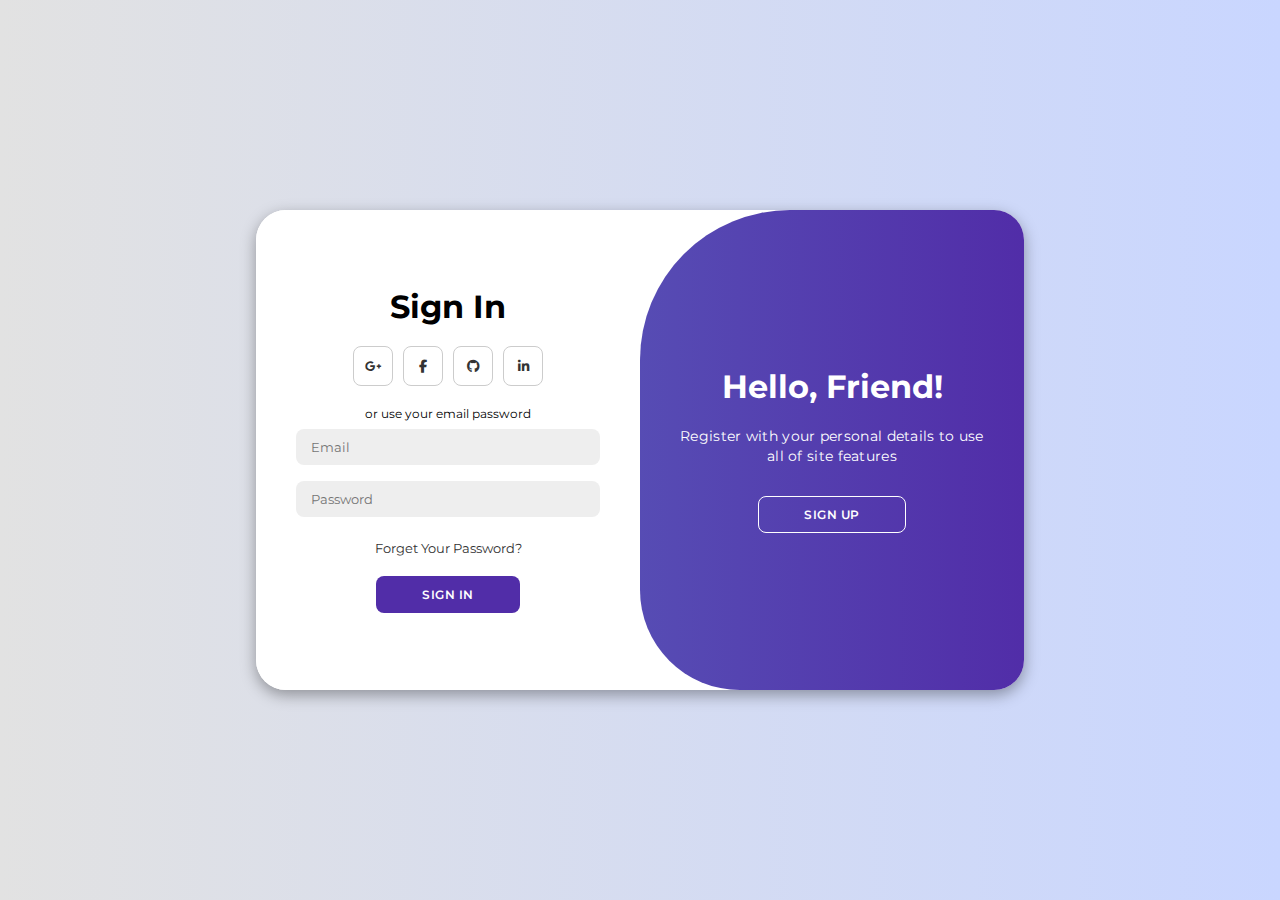
<file: Modern-Login/index.html>
<!DOCTYPE html>
<html lang="en">
<head>
    <meta charset="UTF-8">
    <meta name="viewport" content="width=device-width, initial-scale=1.0">
    <link rel="stylesheet" href="https://cdnjs.cloudflare.com/ajax/libs/font-awesome/6.4.2/css/all.min.css">
    <link rel="stylesheet" href="style.css">
    <title>Modern Login Page | AsmrProg</title>
</head>
<body>
    <div class="container" id="container">
        <div class="form-container sign-up">
            <form>
                <h1>Create Account</h1>
                <div class="social-icons">
                    <a href="#" class="icon"><i class="fa-brands fa-google-plus-g"></i></a>
                    <a href="#" class="icon"><i class="fa-brands fa-facebook-f"></i></a>
                    <a href="#" class="icon"><i class="fa-brands fa-github"></i></a>
                    <a href="#" class="icon"><i class="fa-brands fa-linkedin-in"></i></a>
                </div>
                <span>or use your email for registeration</span>
                <input type="text" placeholder="Name">
                <input type="email" placeholder="Email">
                <input type="password" placeholder="Password">
                <button>Sign Up</button>
            </form>
        </div>
        <div class="form-container sign-in">
            <form>
                <h1>Sign In</h1>
                <div class="social-icons">
                    <a href="#" class="icon"><i class="fa-brands fa-google-plus-g"></i></a>
                    <a href="#" class="icon"><i class="fa-brands fa-facebook-f"></i></a>
                    <a href="#" class="icon"><i class="fa-brands fa-github"></i></a>
                    <a href="#" class="icon"><i class="fa-brands fa-linkedin-in"></i></a>
                </div>
                <span>or use your email password</span>
                <input type="email" placeholder="Email">
                <input type="password" placeholder="Password">
                <a href="#">Forget Your Password?</a>
                <button>Sign In</button>
            </form>
        </div>
        <div class="toggle-container">
            <div class="toggle">
                <div class="toggle-panel toggle-left">
                    <h1>Welcome Back!</h1>
                    <p>Enter your personal details to use all of site features</p>
                    <button class="hidden" id="login">Sign In</button>
                </div>
                <div class="toggle-panel toggle-right">
                    <h1>Hello, Friend!</h1>
                    <p>Register with your personal details to use all of site features</p>
                    <button class="hidden" id="register">Sign Up</button>
                </div>
            </div>
        </div>
    </div>

    <script src="script.js"></script>
</body>

</html>
</file>
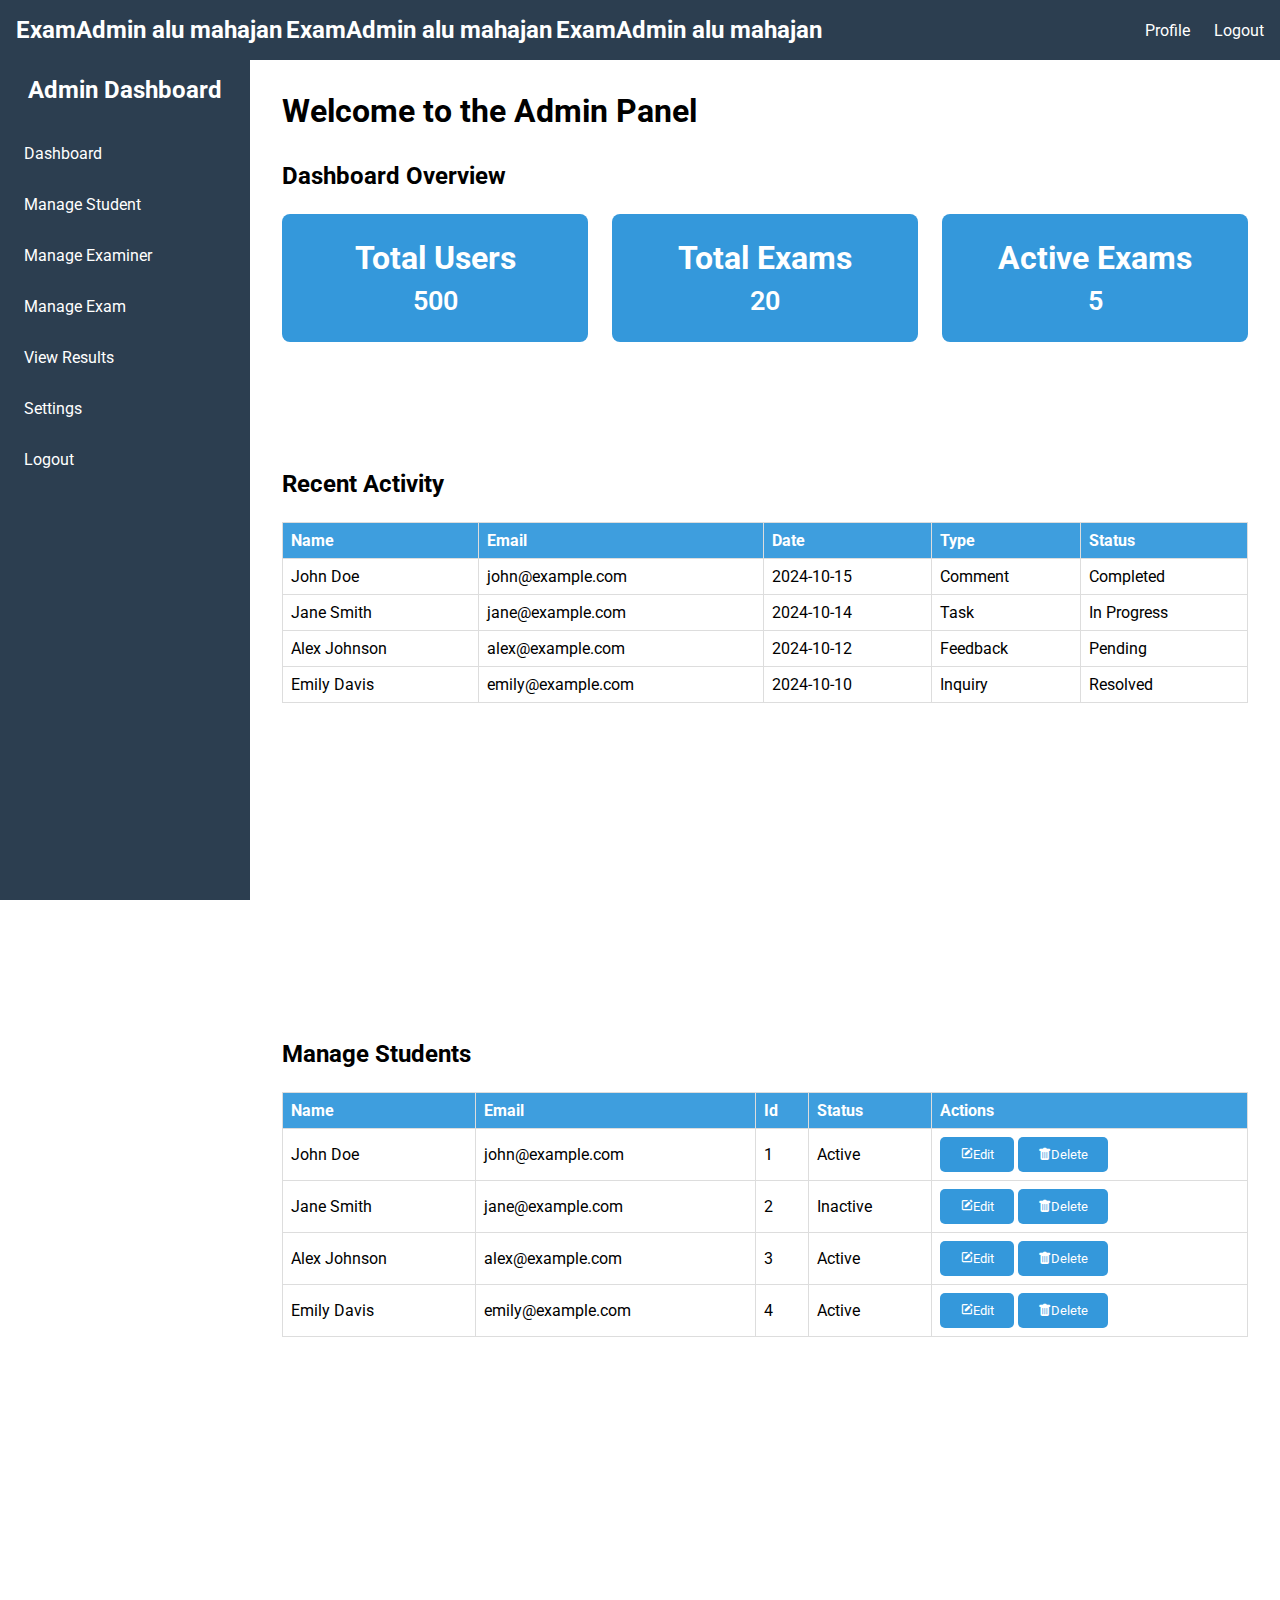
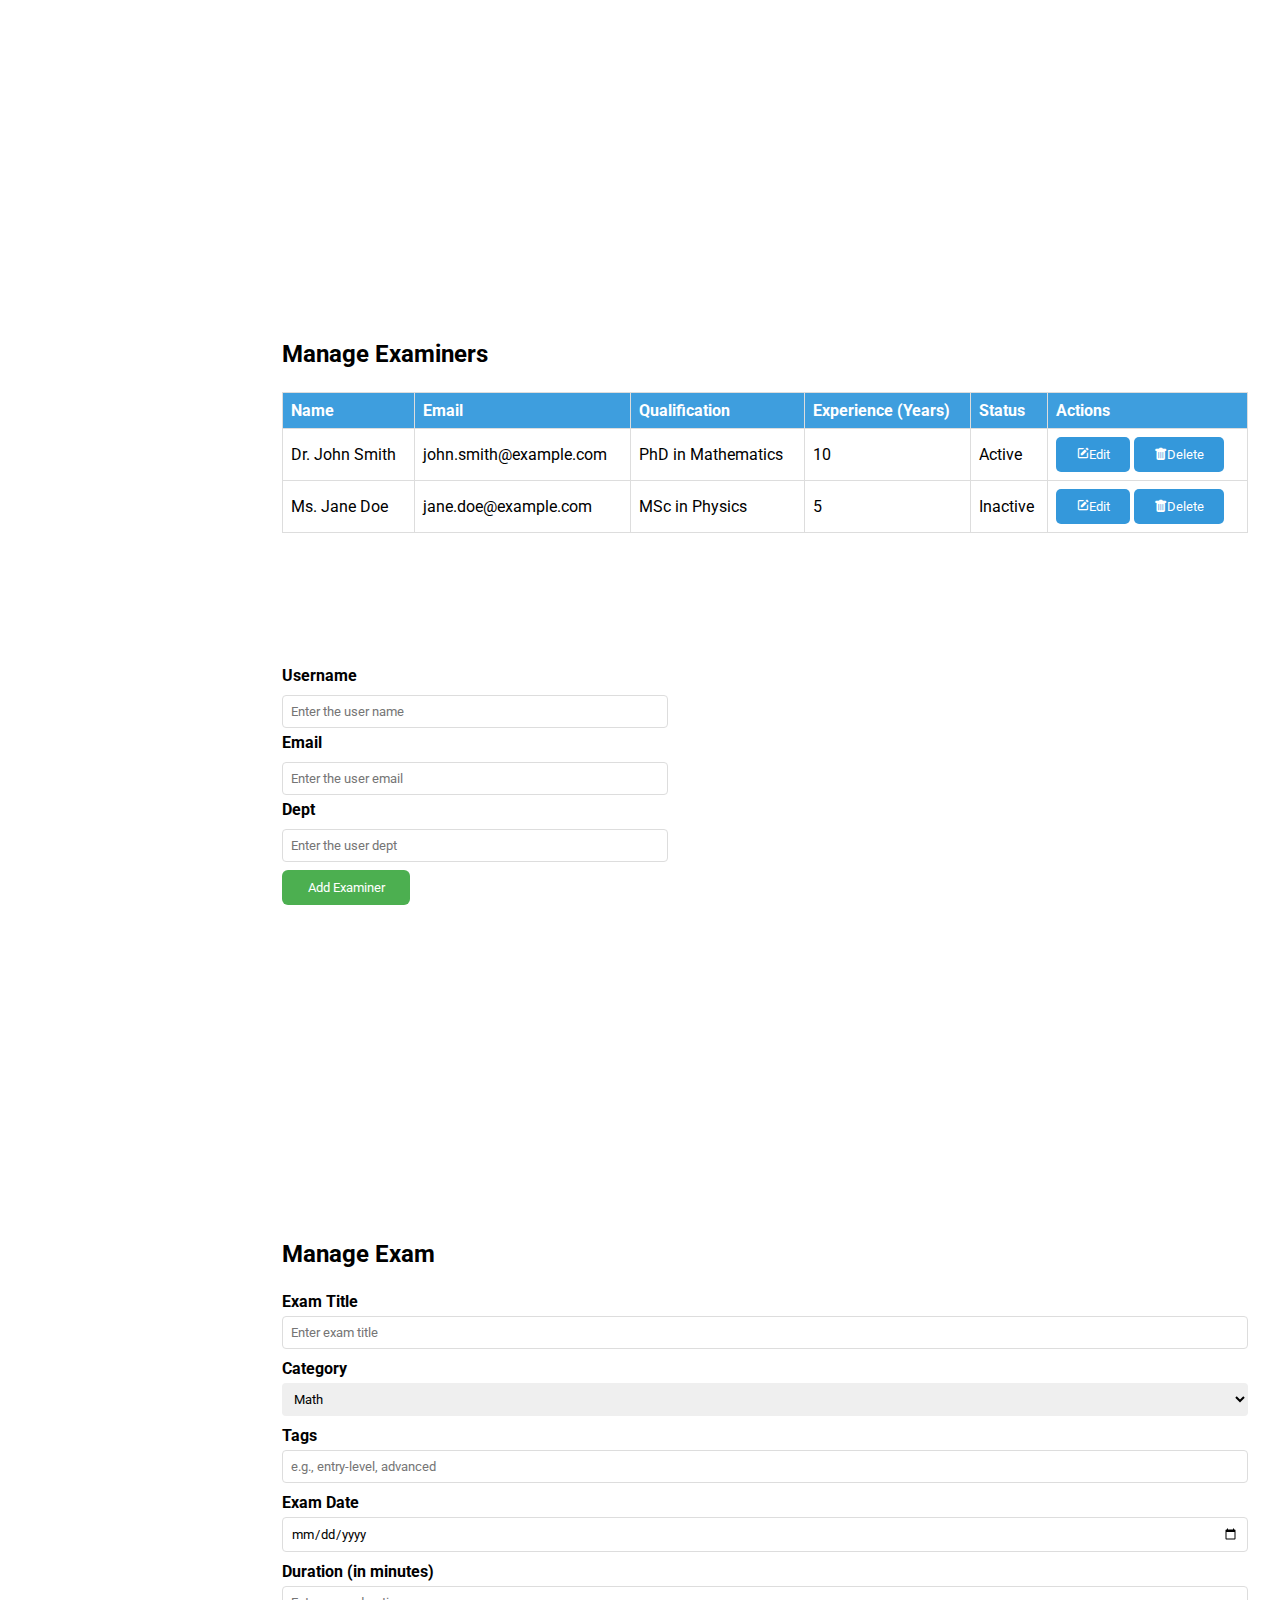
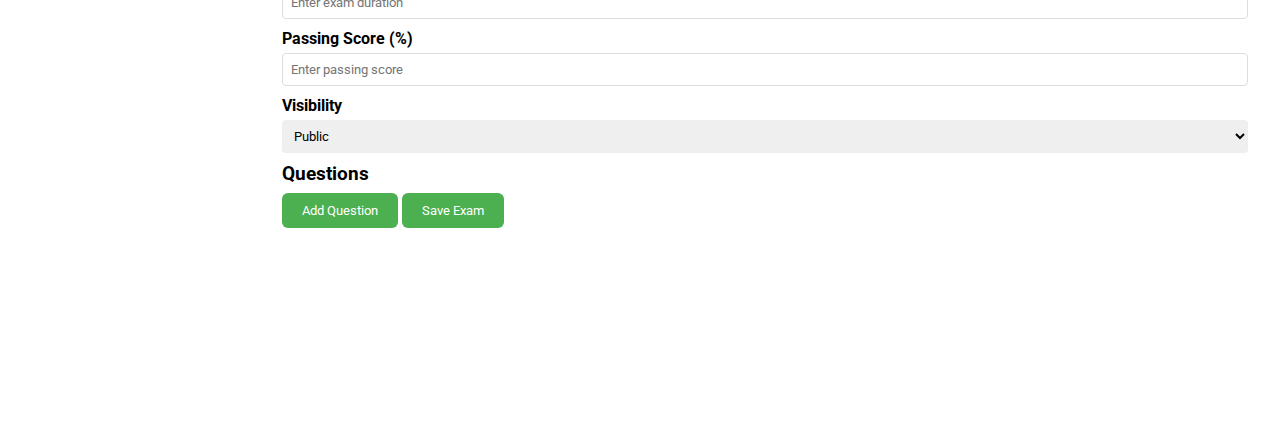
<file: Admin Dashboard/admin.html>
<!DOCTYPE html>
<html lang="en">
<head>
    <meta charset="UTF-8">
    <meta name="viewport" content="width=device-width, initial-scale=1.0">
    <title>ExamNex Admin</title>
    <link rel="stylesheet" href="style.css">
    <link rel="stylesheet" href="https://cdn.jsdelivr.net/npm/bootstrap-icons@1.11.3/font/bootstrap-icons.min.css">
    <link href='https://unpkg.com/boxicons@2.1.4/css/boxicons.min.css' rel='stylesheet'>
</head>
<body>
    
         
  <nav class="top-navbar">
    <div class="logo">
        <a href="#">ExamAdmin alu mahajan</a>
        <a href="#">ExamAdmin alu mahajan</a>
        <a href="#">ExamAdmin alu mahajan</a>
    </div>
    <ul class="nav-links">
      <li><a href="#profile">Profile</a></li>
      <li><a href="#logout">Logout</a></li>
    </ul>
  </nav>

 
  <div class="sidebar">
    <h2>Admin Dashboard</h2>
    <ul>
      <li><a href="#dashboard">Dashboard</a></li>
      <li><a href="#manage-student">Manage Student</a></li>
      <li><a href="#manage-examiner">Manage Examiner</a></li>
      <li><a href="#manage-exam">Manage Exam</a></li>
      <li><a href="#view-results">View Results</a></li>
      <li><a href="#settings">Settings</a></li>
      <li><a href="#logout">Logout</a></li>
    </ul>
  </div>

 
  <section id="dashboard" class="dashboard">
   <div class="main-content">
    <header>
      <h1>Welcome to the Admin Panel</h1>
    </header>

      <h2>Dashboard Overview</h2>
      <div class="cards">
        <div class="card">
          <h3>Total Users</h3>
          <p> 500</p>
        </div>
        <div class="card">
          <h3>Total Exams</h3>
          <p> 20</p>
        </div>
        <div class="card">
          <h3>Active Exams</h3>
          <p> 5</p>
        </div>
      </div>
      <div class="activity">
        <h2>Recent Activity</h2>
        <table>
            <thead>
                <tr>
                    <th>Name</th>
                    <th>Email</th>
                    <th>Date</th>
                    <th>Type</th>
                    <th>Status</th>
                </tr>
            </thead>
            <tbody>
                <tr>
                    <td>John Doe</td>
                    <td>john@example.com</td>
                    <td>2024-10-15</td>
                    <td>Comment</td>
                    <td>Completed</td>
                </tr>
                <tr>
                    <td>Jane Smith</td>
                    <td>jane@example.com</td>
                    <td>2024-10-14</td>
                    <td>Task</td>
                    <td>In Progress</td>
                </tr>
                <tr>
                    <td>Alex Johnson</td>
                    <td>alex@example.com</td>
                    <td>2024-10-12</td>
                    <td>Feedback</td>
                    <td>Pending</td>
                </tr>
                <tr>
                    <td>Emily Davis</td>
                    <td>emily@example.com</td>
                    <td>2024-10-10</td>
                    <td>Inquiry</td>
                    <td>Resolved</td>
                </tr>
            </tbody>
        </table>
    </div>
</div> 
</section>
<section id="manage-student">
 <div class="main-content">
    <h2>Manage Students</h2>
    <table>
        <thead>
            <tr>
                <th>Name</th>
                <th>Email</th>
                <th>Id</th>
                <th>Status</th>
                <th>Actions</th>
            </tr>
        </thead>
        <tbody>
            <tr>
                <td>John Doe</td>
                <td>john@example.com</td>
                <td>1</td>
                <td>Active</td>
                <td>
                    <button class="btn"><i class='bx bxs-edit'></i>Edit</button>
                    <button class="btn"><i class="bi bi-trash-fill"></i>Delete</button>
                </td>
            </tr>
            <tr>
                <td>Jane Smith</td>
                <td>jane@example.com</td>
                <td>2</td>
                <td>Inactive</td>
                <td>
                    <button class="btn"><i class='bx bxs-edit'></i>Edit</button>
                    <button class="btn"><i class="bi bi-trash-fill"></i>Delete</button>
                </td>
            </tr>
            <tr>
                <td>Alex Johnson</td>
                <td>alex@example.com</td>
                <td>3</td>
                <td>Active</td>
                <td>
                    <button class="btn"><i class='bx bxs-edit'></i>Edit</button>
                    <button class="btn"><i class="bi bi-trash-fill"></i>Delete</button>
                </td>
            </tr>
            <tr>
                <td>Emily Davis</td>
                <td>emily@example.com</td>
                <td>4</td>
                <td>Active</td>
                <td>
                    <button class="btn"><i class='bx bxs-edit'></i>Edit</button>
                    <button class="btn"><i class="bi bi-trash-fill"></i>Delete</button>
                </td>
            </tr>
        </tbody>
    </table>
</div> 
</section>
<section id="manage-examiner">
 <div class="main-content">
    <h2>Manage Examiners</h2>

    <table>
        <thead>
            <tr>
                <th>Name</th>
                <th>Email</th>
                <th>Qualification</th>
                <th>Experience (Years)</th>
                <th>Status</th>
                <th>Actions</th>
            </tr>
        </thead>
        <tbody id="examinerTableBody">
            <tr>
                <td>Dr. John Smith</td>
                <td>john.smith@example.com</td>
                <td>PhD in Mathematics</td>
                <td>10</td>
                <td>Active</td>
                <td>
                    <button class="btn" ><i class='bx bxs-edit'></i>Edit</button>
                    <button class="btn"><i class="bi bi-trash-fill"></i>Delete</button>
                </td>
            </tr>
            <tr>
                <td>Ms. Jane Doe</td>
                <td>jane.doe@example.com</td>
                <td>MSc in Physics</td>
                <td>5</td>
                <td>Inactive</td>
                <td>
                    <button class="btn"><i class='bx bxs-edit'></i>Edit</button>
                    <button class="btn"><i class="bi bi-trash-fill"></i>Delete</button>
                </td>
            </tr>
        </tbody>
    </table>  
    <div class="add-teacher">
        <label for="username">Username</label> <input type="text" placeholder="Enter the user name"> 
        <label for="enter your email">Email</label><input type="text" placeholder="Enter the user email"> 
        <label for="enter your dept">Dept</label> <input type="text" placeholder="Enter the user dept"> 
        <button type="submit" class="add-examiner-btn">Add Examiner</button>
</div>
   
</div>
</section>
<section id="manage-exam">
    <div class="main-content">
            <h2>Manage Exam</h2>
        
           
            <div class="form-group">
                <label for="examTitle">Exam Title</label>
                <input type="text" id="examTitle" placeholder="Enter exam title">
            </div>
        
            <div class="form-group">
                <label for="examCategory">Category</label>
                <select id="examCategory">
                    <option value="math">Math</option>
                    <option value="science">Science</option>
                    <option value="programming">Programming</option>
                   
                </select>
            </div>
        
            <div class="form-group">
                <label for="examTags">Tags</label>
                <input type="text" id="examTags" placeholder="e.g., entry-level, advanced">
            </div>
        
            <div class="form-group">
                <label for="examDate">Exam Date</label>
                <input type="date" id="examDate">
            </div>
        
            <div class="form-group">
                <label for="examDuration">Duration (in minutes)</label>
                <input type="number" id="examDuration" placeholder="Enter exam duration">
            </div>
        
            <div class="form-group">
                <label for="passingScore">Passing Score (%)</label>
                <input type="number" id="passingScore" placeholder="Enter passing score">
            </div>
        
           
            <div class="form-group">
                <label for="visibility">Visibility</label>
                <select id="visibility">
                    <option value="public">Public</option>
                    <option value="private">Private</option>
                    <option value="restricted">Restricted</option>
                </select>
            </div>
        
           
            <h3>Questions</h3>
            <div id="questionsContainer"></div>
            <button class="add-question-btn" >Add Question</button>
             <button class="save-exam-btn">Save Exam</button>
        
        
    </div>
</section>

</body>
</html>
</file>
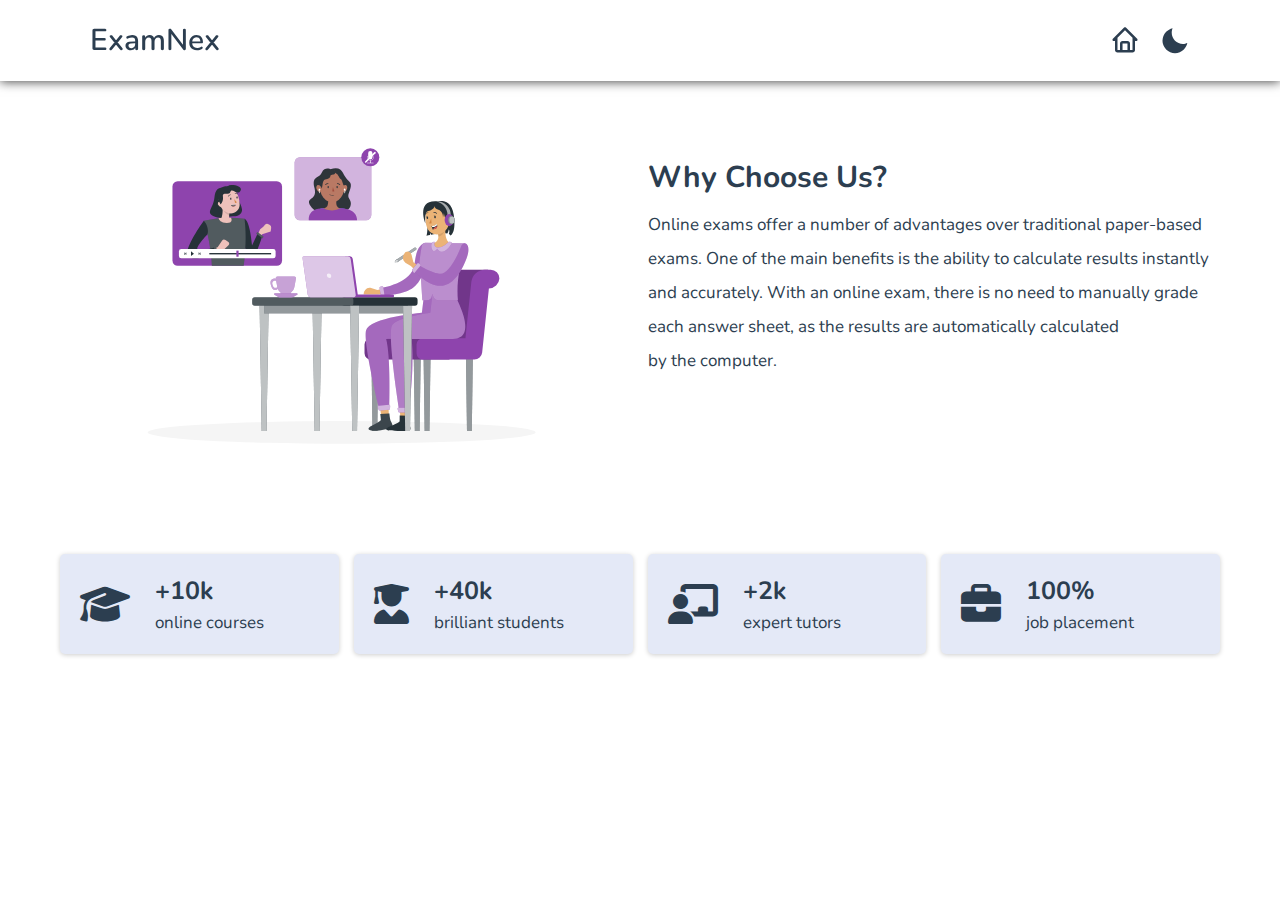
<file: Dashboard/about.html>
<!DOCTYPE html>
<html lang="en">
<head>
    <meta charset="UTF-8">
    <link rel="shortcut icon" type="x-icon" href="logo-removebg-preview1.png">
    <meta name="viewport" content="width=device-width, initial-scale=1.0">
    <title>About</title>
    <link rel="stylesheet" href="https://cdnjs.cloudflare.com/ajax/libs/font-awesome/6.1.2/css/all.min.css">
    <style>

@import url('https://fonts.googleapis.com/css2?family=Nunito:wght@200;300;400;500;600;700&display=swap');

:root{
    --shadow-color: rgba(0, 0, 0, .2);
    --body-color: #e4e9f7;
   --black:#2c3e50;
   --white:#fff;
}
.dark-mode{
    --black:#fff;
   --white:#222;
   --body-color: #18131a;
}
html{
   font-size: 62.5%;
   overflow-x: hidden;
}
*{
   font-family: 'Nunito', sans-serif;
   margin:0; padding:0;
   box-sizing: border-box;
   outline: none; border:none;
   text-decoration: none;
}
.header{
    position: fixed;
    top: 0;
    left: 0;
    width: 100%;
    padding: 2rem 7%;
    background: var(--white);
    display: flex;
    align-items: center;
    z-index: 100;
    transition: 5s;
    box-shadow: 0 .1rem 1rem rgba(0, 0, 0, .7);
}
#darkMode-icon{
    font-size: 3rem;
    cursor: pointer;
    color: var(--black);
}
.bx-home{
    font-size: 3rem;
    cursor: pointer;
    color: var(--black);
    padding-right: 2rem;
}
.logo{
    font-size: 3rem;
    color: var(--black);
    font-weight: 600;
    cursor: default;
    margin-right: auto;
}
body{
    background: var(--white);
}
section{
   padding:2rem;
   margin: 0 auto;
   max-width: 1200px;
  
}
        .about .row{
   display: flex;
   align-items: center;
   flex-wrap: wrap;
   gap:1.5rem;
}

.about .row .image{
   flex: 1 1 40rem;
}

.about .row .image img{
   width: 100%;
   height: 50rem;
}

.about .row .content{
   flex: 1 1 40rem;
}

.about .row .content p{
   font-size: 1.7rem;
   line-height: 2;
   color: var(--black);
   padding: 1rem 0;
}

.about .row .content h3{
   font-size: 3rem;
   color:var(--black);
   text-transform: capitalize;
}

.about .box-container{
   display: grid;
   grid-template-columns: repeat(auto-fit, minmax(27rem, 1fr));
   gap:1.5rem;
   justify-content: center;
   align-items: flex-start;
   margin-top: 3rem;
}

.about .box-container .box{
    border-radius: .5rem;
    background-color: var(--body-color);
    padding: 2rem;
    display: flex;
    align-items: center;
    gap: 2.5rem;
    box-shadow: 0 .1rem .5rem var(--shadow-color);
    transition: .5s ease;
}
.about .box-container .box:hover{
    box-shadow: 0 .1rem 2rem var(--shadow-color);
    transform: scale(1.02);
}

.about .box-container .box i{
   font-size: 4rem;
   color: var(--black);
}

.about .box-container .box h3{
   font-size: 2.5rem;
   color: var(--black);
   margin-bottom: .3rem;
}

.about .box-container .box p{
   font-size: 1.7rem;
   color:var(--black);
}
    </style>
    <link href='https://unpkg.com/boxicons@2.1.4/css/boxicons.min.css' rel='stylesheet'>
</head>
<body>
    <header class="header">
        <a href="#home" class="logo">ExamNex</a>
        <a href="index.html"><i class='bx bx-home'></i></a>
        <i class='bx bxs-moon' id="darkMode-icon"></i>
    </header>
    <section class="about">

        <div class="row">
     
           <div class="image">
              <img src="about-img.svg" alt="">
           </div>
     
           <div class="content">
              <h3>why choose us?</h3>
              <p>Online exams offer a number of advantages over traditional paper-based exams. One of the main benefits is the ability to calculate results instantly and accurately. With an online exam, there is no need to manually grade each answer sheet, as the results are automatically calculated by the computer.</p>
           </div>
     
        </div>
     
        <div class="box-container">
     
           <div class="box">
              <i class="fas fa-graduation-cap"></i>
              <div>
                 <h3>+10k</h3>
                 <p>online courses</p>
              </div>
           </div>
     
           <div class="box">
              <i class="fas fa-user-graduate"></i>
              <div>
                 <h3>+40k</h3>
                 <p>brilliant students</p>
              </div>
           </div>
     
           <div class="box">
              <i class="fas fa-chalkboard-user"></i>
              <div>
                 <h3>+2k</h3>
                 <p>expert tutors</p>
              </div>
           </div>
     
           <div class="box">
              <i class="fas fa-briefcase"></i>
              <div>
                 <h3>100%</h3>
                 <p>job placement</p>
              </div>
           </div>
     
        </div>
     
     </section> 
     <script>
        let darkModeIcon = document.querySelector('#darkMode-icon');

darkModeIcon.onclick=()=>{
    darkModeIcon.classList.toggle('bxs-sun');
    document.body.classList.toggle('dark-mode');
};
     </script>
</body>
</html>
</file>
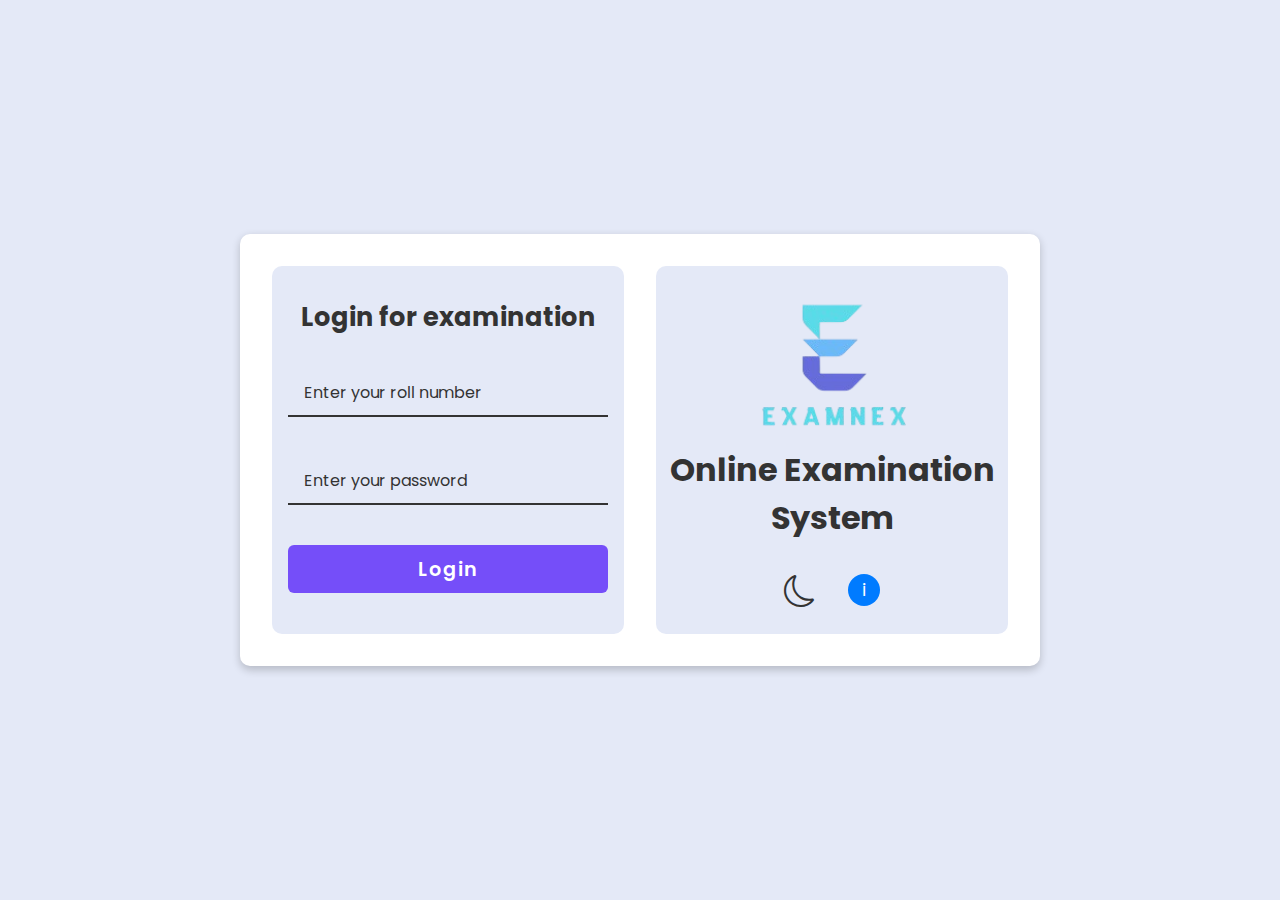
<file: Exam-session/login.html>
<!DOCTYPE html>
<html lang="en">
<head>
    <meta charset="UTF-8">
    <link rel="shortcut icon" type="x-icon" href="logo-removebg-preview1.png">
    <meta name="viewport" content="width=device-width, initial-scale=1.0">
    <title>Exam Login Page</title>
    <link rel="stylesheet" href="login.css">
    <link rel="stylesheet" href="https://cdn.jsdelivr.net/npm/bootstrap-icons@1.11.3/font/bootstrap-icons.min.css">
</head>
<body>
    <section>
    <div class="container">
        <div class="form-container">
            <form action="login.js" method="post">
                <h4>Login for examination</h4>
                <input type="text" placeholder="Enter your roll number" id="roll">
                <input type="text" placeholder="Enter your password" id="pass">
                <button type="submit" id="login-btn">Login</button>
            </form>
        </div>
        <div class="img-container">
            <img src="logo.png" alt="">
            <h2>Online Examination System</h2>
            <div class="options">
            <button id="theme-toggle">
                <i class="bi bi-moon"></i>
                <i class="bi bi-brightness-high"></i>
            </button>
            <div class="info-button" onmouseover="showInfo()" onmouseout="hideInfo()"><span>i</span>
                <div class="info-tooltip">
                    <pre>Your roll number & 
password is in your 
admit card.
</pre>
        </div>
    </div>
</div>
</div>
</section>
    <script src="login.js"></script>
</body>
</html>
</file>
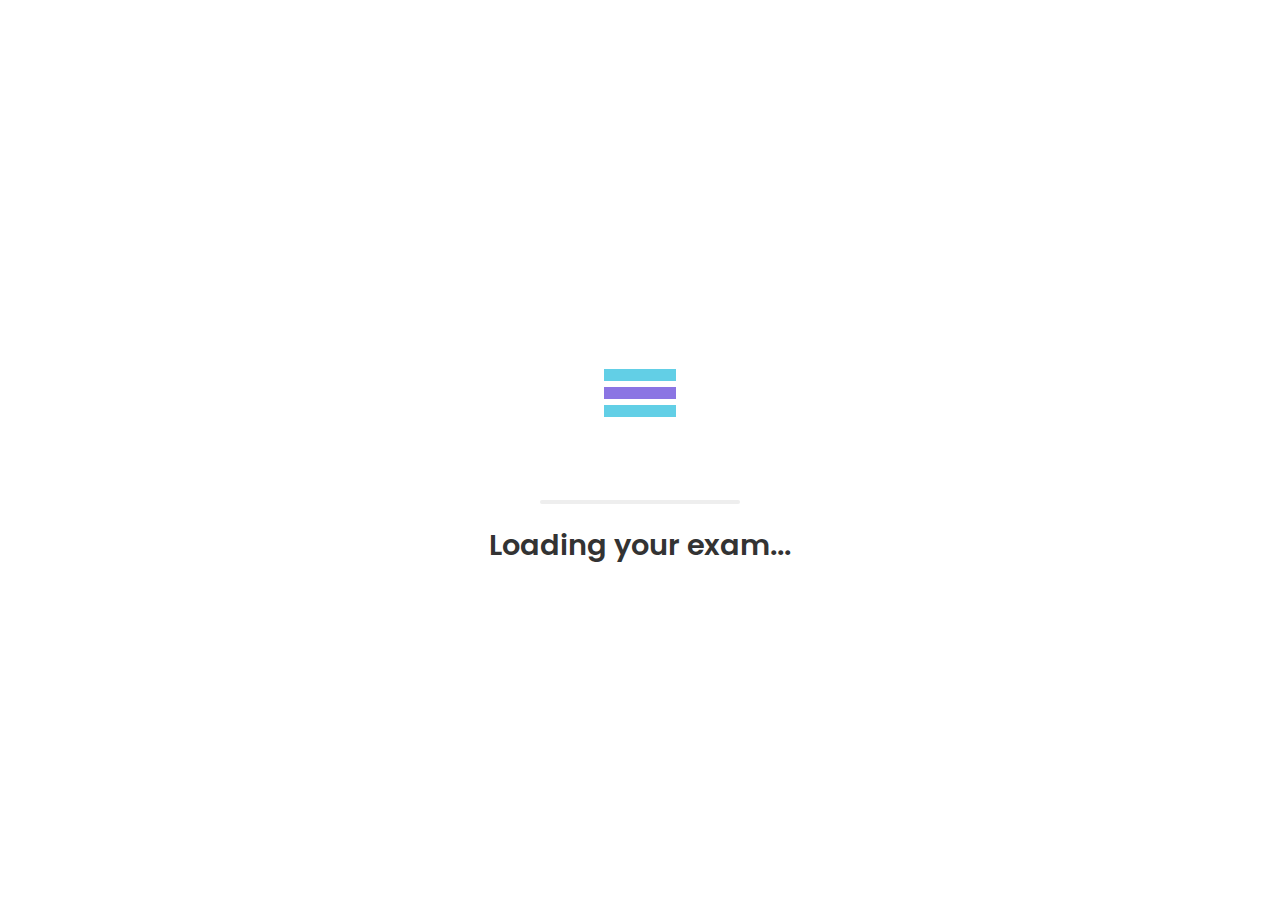
<file: Exam-session/logoutloading.html>
<!DOCTYPE html>
<html>
<head>
    <style>
        @import url('https://fonts.googleapis.com/css2?family=Poppins:ital,wght@0,100;0,200;0,300;0,400;0,500;0,600;0,700;0,800;0,900;1,100;1,200;1,300;1,400;1,500;1,600;1,700;1,800;1,900&display=swap');
        body {
            margin: 0;
            display: flex;
            justify-content: center;
            align-items: center;
            min-height: 100vh;
            background: #ffffff;
            font-family: "Poppins", serif;
        }

        .preloader {
            text-align: center;
        }

        .logo {
            width: 120px;
            height: 120px;
            margin-bottom: 20px;
            animation: pulse 1.5s infinite ease-in-out;
        }

        .loading-text {
            color: #333;
            font-size: 1.8rem;
            margin-top: 20px;
            font-weight: 600;
        }

        .loading-bar {
            width: 200px;
            height: 4px;
            background: #eee;
            border-radius: 2px;
            margin: 20px auto;
            position: relative;
            overflow: hidden;
        }

        .loading-bar::after {
            content: '';
            position: absolute;
            left: -50%;
            height: 100%;
            width: 50%;
            background-image: linear-gradient(90deg, #62CFE6, #8B75E3);
            animation: loading 1s infinite ease-in-out;
        }

        @keyframes pulse {
            0% { transform: scale(1); }
            50% { transform: scale(1.05); }
            100% { transform: scale(1); }
        }

        @keyframes loading {
            0% { left: -50%; }
            100% { left: 100%; }
        }
    </style>
</head>
<body>

    <div class="preloader">
        <svg class="logo" viewBox="0 0 100 100">
            <path d="M20 30 H80 V40 H20 Z" fill="#62CFE6"/>
            <path d="M20 45 H80 V55 H20 Z" fill="#8B75E3"/>
            <path d="M20 60 H80 V70 H20 Z" fill="#62CFE6"/>
        </svg>
        <div class="loading-bar"></div>
        <div class="loading-text">Loading your exam...</div>
    </div>

    <script>
        // Simulate loading time (remove this in production and trigger based on actual loading)
        setTimeout(() => {
            // Replace this with your actual exam page URL
            window.location.href = "login.html";
        }, 3000);
    </script>
</body>
</html>
</file>
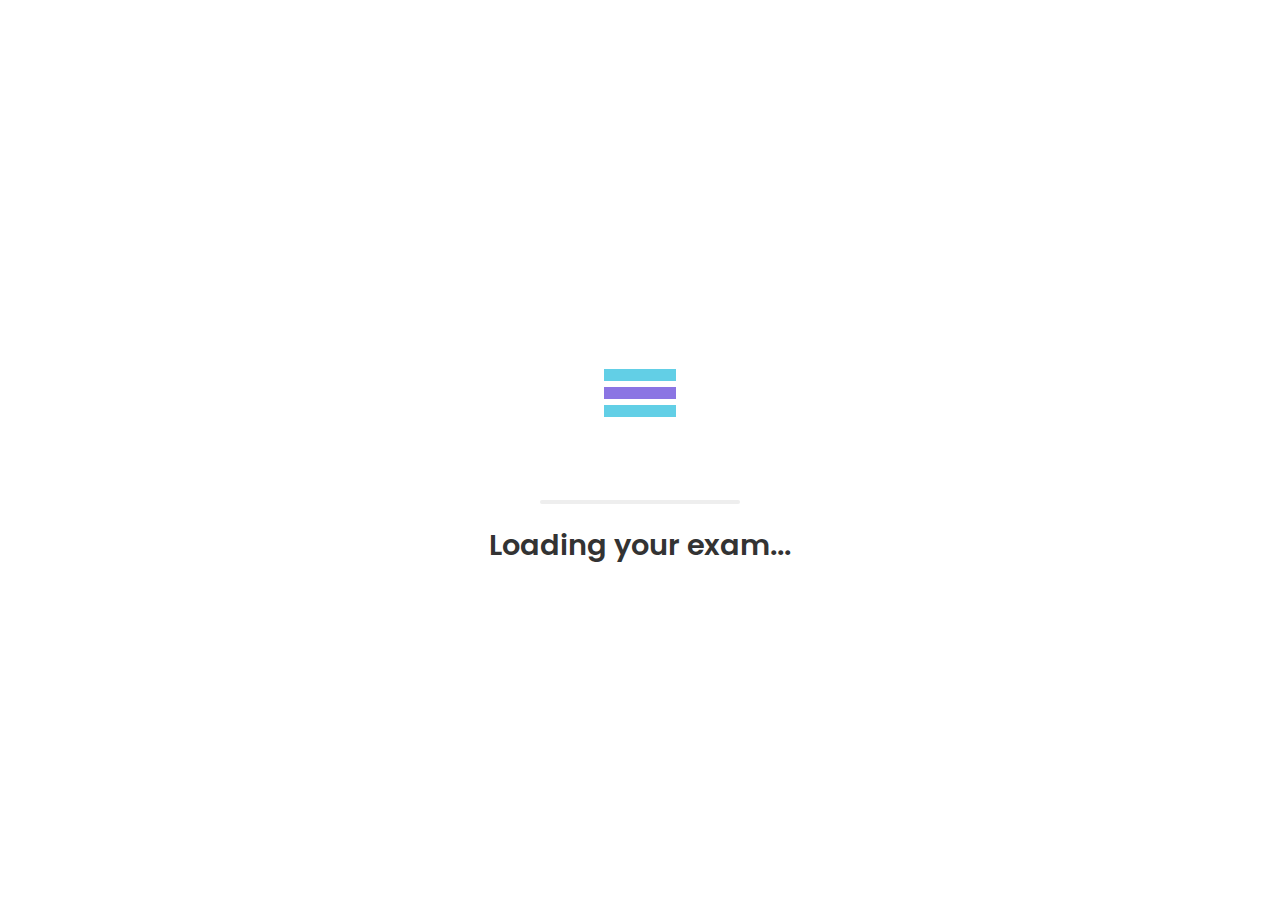
<file: Exam-session/postloading.html>
<!DOCTYPE html>
<html>
<head>
    <style>
        @import url('https://fonts.googleapis.com/css2?family=Poppins:ital,wght@0,100;0,200;0,300;0,400;0,500;0,600;0,700;0,800;0,900;1,100;1,200;1,300;1,400;1,500;1,600;1,700;1,800;1,900&display=swap');
        body {
            margin: 0;
            display: flex;
            justify-content: center;
            align-items: center;
            min-height: 100vh;
            background: #ffffff;
            font-family: "Poppins", serif;
        }

        .preloader {
            text-align: center;
        }

        .logo {
            width: 120px;
            height: 120px;
            margin-bottom: 20px;
            animation: pulse 1.5s infinite ease-in-out;
        }

        .loading-text {
            color: #333;
            font-size: 1.8rem;
            margin-top: 20px;
            font-weight: 600;
        }

        .loading-bar {
            width: 200px;
            height: 4px;
            background: #eee;
            border-radius: 2px;
            margin: 20px auto;
            position: relative;
            overflow: hidden;
        }

        .loading-bar::after {
            content: '';
            position: absolute;
            left: -50%;
            height: 100%;
            width: 50%;
            background-image: linear-gradient(90deg, #62CFE6, #8B75E3);
            animation: loading 1s infinite ease-in-out;
        }

        @keyframes pulse {
            0% { transform: scale(1); }
            50% { transform: scale(1.05); }
            100% { transform: scale(1); }
        }

        @keyframes loading {
            0% { left: -50%; }
            100% { left: 100%; }
        }
    </style>
</head>
<body>

    <div class="preloader">
        <svg class="logo" viewBox="0 0 100 100">
            <path d="M20 30 H80 V40 H20 Z" fill="#62CFE6"/>
            <path d="M20 45 H80 V55 H20 Z" fill="#8B75E3"/>
            <path d="M20 60 H80 V70 H20 Z" fill="#62CFE6"/>
        </svg>
        <div class="loading-bar"></div>
        <div class="loading-text">Loading your exam...</div>
    </div>

    <script>
        // Simulate loading time (remove this in production and trigger based on actual loading)
        setTimeout(() => {
            // Replace this with your actual exam page URL
            window.location.href = "exit.html";
        }, 3000);
    </script>
</body>
</html>
</file>
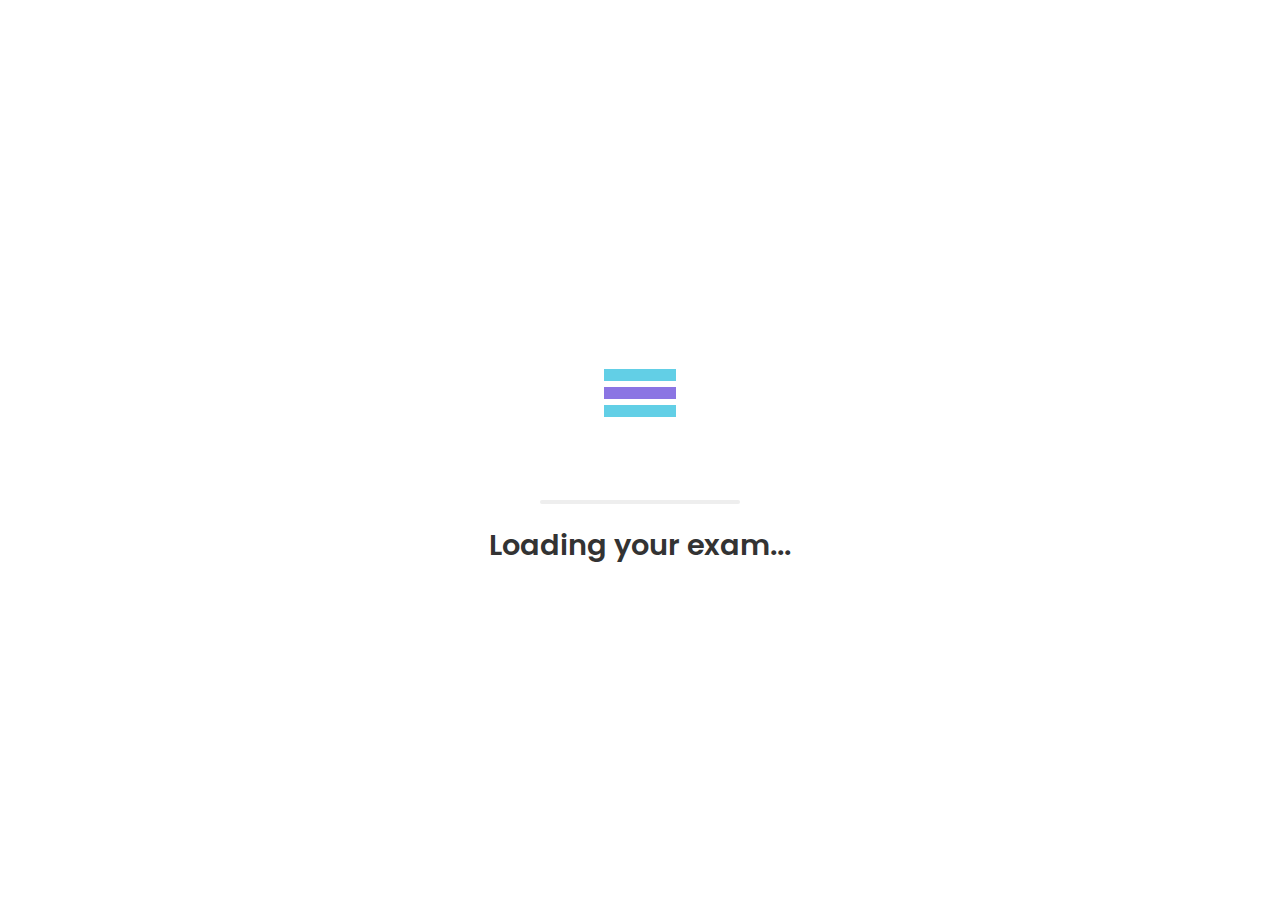
<file: Exam-session/preloader.html>
<!DOCTYPE html>
<html>
<head>
    <style>
        @import url('https://fonts.googleapis.com/css2?family=Poppins:ital,wght@0,100;0,200;0,300;0,400;0,500;0,600;0,700;0,800;0,900;1,100;1,200;1,300;1,400;1,500;1,600;1,700;1,800;1,900&display=swap');
        body {
            margin: 0;
            display: flex;
            justify-content: center;
            align-items: center;
            min-height: 100vh;
            background: #ffffff;
            font-family: "Poppins", serif;
        }

        .preloader {
            text-align: center;
        }

        .logo {
            width: 120px;
            height: 120px;
            margin-bottom: 20px;
            animation: pulse 1.5s infinite ease-in-out;
        }

        .loading-text {
            color: #333;
            font-size: 1.8rem;
            margin-top: 20px;
            font-weight: 600;
        }

        .loading-bar {
            width: 200px;
            height: 4px;
            background: #eee;
            border-radius: 2px;
            margin: 20px auto;
            position: relative;
            overflow: hidden;
        }

        .loading-bar::after {
            content: '';
            position: absolute;
            left: -50%;
            height: 100%;
            width: 50%;
            background-image: linear-gradient(90deg, #62CFE6, #8B75E3);
            animation: loading 1s infinite ease-in-out;
        }

        @keyframes pulse {
            0% { transform: scale(1); }
            50% { transform: scale(1.05); }
            100% { transform: scale(1); }
        }

        @keyframes loading {
            0% { left: -50%; }
            100% { left: 100%; }
        }
    </style>
</head>
<body>

    <div class="preloader">
        <svg class="logo" viewBox="0 0 100 100">
            <path d="M20 30 H80 V40 H20 Z" fill="#62CFE6"/>
            <path d="M20 45 H80 V55 H20 Z" fill="#8B75E3"/>
            <path d="M20 60 H80 V70 H20 Z" fill="#62CFE6"/>
        </svg>
        <div class="loading-bar"></div>
        <div class="loading-text">Loading your exam...</div>
    </div>

    <script>
        // Simulate loading time (remove this in production and trigger based on actual loading)
        setTimeout(() => {
            // Replace this with your actual exam page URL
            window.location.href = "index.html";
        }, 3000);
    </script>
</body>
</html>
</file>
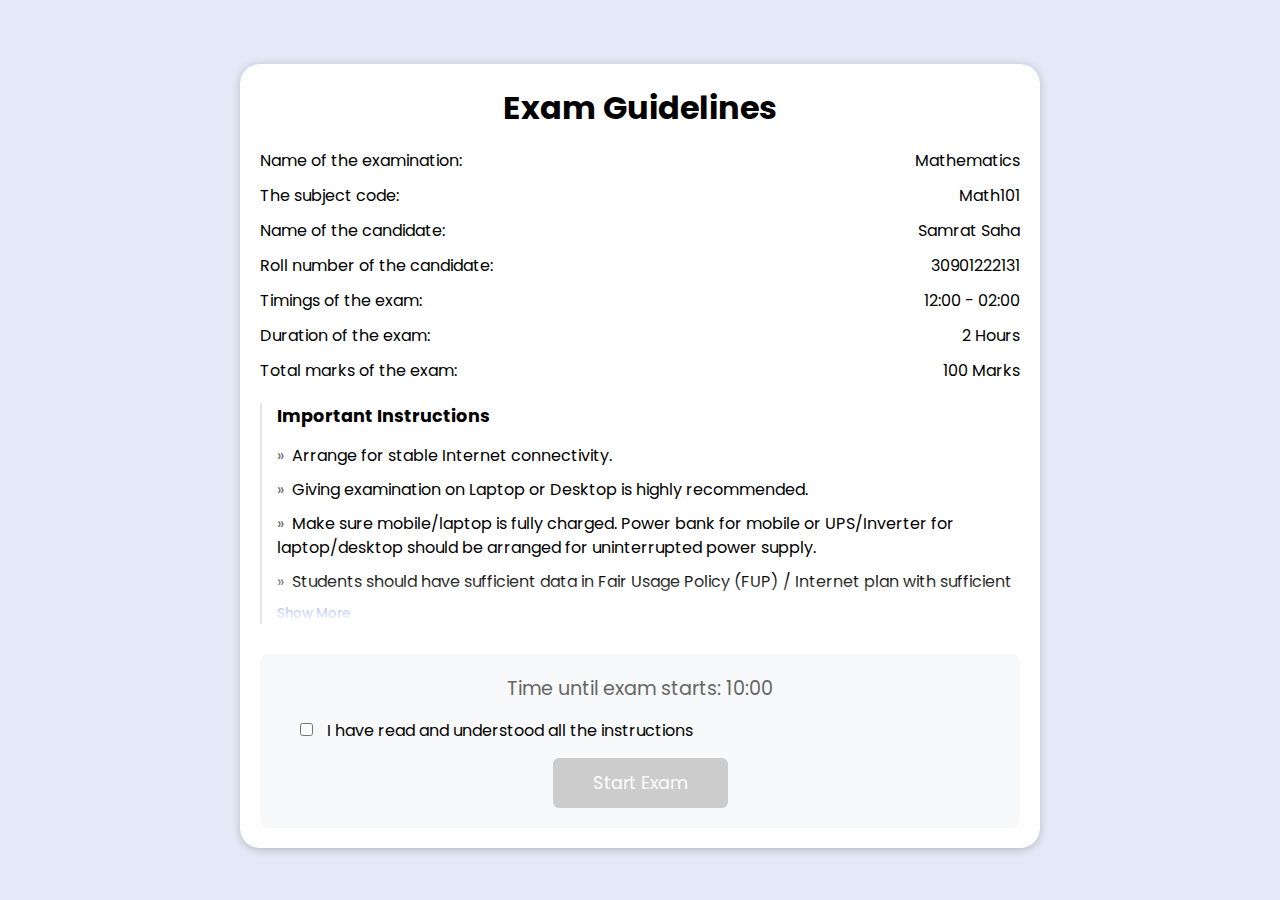
<file: Exam-session/start.html>
<!DOCTYPE html>
<html>
<head>
    <link rel="shortcut icon" type="x-icon" href="logo-removebg-preview1.png">
    <meta charset="UTF-8">
    <meta name="viewport" content="width=device-width, initial-scale=1.0" user-scalable="no">
    <title>Exam preparation</title>
<style>
@import url('https://fonts.googleapis.com/css2?family=Poppins:ital,wght@0,100;0,200;0,300;0,400;0,500;0,600;0,700;0,800;0,900;1,100;1,200;1,300;1,400;1,500;1,600;1,700;1,800;1,900&display=swap');
*{
    padding: 0;
    margin: 0;
    font-family: "Poppins", serif;
    box-sizing: border-box;
}
body{
    background-color:#e4e9f7;
    display: flex;
    justify-content: center;
}
.page-container{
    margin-top: 4rem;
    height: auto;
    width: 50rem;
    background-color: #fff;
    border-radius: 20px;
    box-shadow: 0 .1rem .5rem rgba(0, 0, 0, .2);;
    transition: .5s ease;
}
.page-container:hover{
    box-shadow: 0 .1rem 2rem var(--shadow-color);
    transform: scale(1.02);
}
.guidelines-container {
    max-width: 800px;
    margin: 0 auto;
    padding: 20px;
    font-family: Arial, sans-serif;
}
.guidelines-container h1{
    text-align: center;
    margin-bottom: 1rem;
}
.exam-info {
    margin-bottom: 20px;
}

.exam-info div {
    display: flex;
    justify-content: space-between;
    margin-bottom: 10px;
}

.instructions-container {
    border-left: 2px solid #e5e5e5;
    padding-left: 15px;
    position: relative;
    margin-bottom: 30px;
}

.instructions-content {
    max-height: 150px;
    overflow: hidden;
    transition: max-height 0.3s ease-out;
    position: relative;
}

.instructions-content.expanded {
    max-height: 1000px;
}

.fade-overlay {
    position: absolute;
    bottom: 0;
    left: 0;
    right: 0;
    height: 50px;
    background: linear-gradient(transparent, white);
    pointer-events: none;
    transition: opacity 0.3s ease-out;
}

.instructions-content.expanded + .fade-overlay {
    opacity: 0;
}

.show-more-btn {
    display: block;
    margin-top: 10px;
    color: #2563eb;
    cursor: pointer;
    border: none;
    background: none;
    font-weight: 500;
}

.show-more-btn:hover {
    color: #1d4ed8;
}

.instruction-item {
    margin-bottom: 10px;
    line-height: 1.5;
}

.instruction-item::before {
    content: "»";
    margin-right: 8px;
    color: #666;
}

.section-title {
    font-weight: bold;
    font-size: 1.1em;
    margin: 15px 0;
}

/* New styles for start button and timer */
.start-exam-container {
    text-align: center;
    padding: 20px;
    background: #f8f9fa;
    border-radius: 8px;
    margin-top: 20px;
}

.timer {
    font-size: 1.2em;
    color: #666;
    margin-bottom: 15px;
}

.start-btn {
    background-color: #2563eb;
    color: white;
    padding: 12px 40px;
    border: none;
    border-radius: 6px;
    font-size: 1.1em;
    cursor: pointer;
    transition: all 0.3s ease;
}

.start-btn:hover:not(:disabled) {
    background-color: #1d4ed8;
    transform: translateY(-1px);
}

.start-btn:disabled {
    background-color: #ccc;
    cursor: not-allowed;
}

.timer-warning {
    color: #dc2626;
    font-weight: 500;
    margin-top: 10px;
    display: none;
}

.timer-warning.visible {
    display: block;
}

.checkbox-container {
    margin: 15px 0;
    text-align: left;
    padding: 0 20px;
}

.agree-checkbox {
    margin-right: 10px;
}
</style>
</head>
<body>
    <script>
        // Prevent back button
        history.pushState(null, null, location.href);
        window.onpopstate = function () {
            history.go(1);
        };
    </script>
<div class="page-container">
<div class="guidelines-container">
    <h1>Exam Guidelines</h1>
    
    <div class="exam-info">
        <div><span>Name of the examination:</span><span>Mathematics</span></div>
        <div><span>The subject code:</span><span>Math101</span></div>
        <div><span>Name of the candidate:</span><span>Samrat Saha</span></div>
        <div><span>Roll number of the candidate:</span><span>30901222131</span></div>
        <div><span>Timings of the exam:</span><span>12:00 - 02:00</span></div>
        <div><span>Duration of the exam:</span><span>2 Hours</span></div>
        <div><span>Total marks of the exam:</span><span>100 Marks</span></div>
    </div>

    <div class="instructions-container">
        <div class="section-title">Important Instructions</div>
        <div class="instructions-content">
            <div class="instruction-item">Arrange for stable Internet connectivity.</div>
            <div class="instruction-item">Giving examination on Laptop or Desktop is highly recommended.</div>
            <div class="instruction-item">Make sure mobile/laptop is fully charged. Power bank for mobile or UPS/Inverter for laptop/desktop should be arranged for uninterrupted power supply.</div>
            <div class="instruction-item">Students should have sufficient data in Fair Usage Policy (FUP) / Internet plan with sufficient data pack of internet service provider.</div>
            <div class="instruction-item">Login to the portal 10 min before the online examination start time.</div>
            <div class="instruction-item">Close all browsers/tabs before starting the online examination.</div>
            <div class="instruction-item">Once the exam starts, do not switch to any other window/tab. On doing so, your attempt may be considered as malpractice and your exam may get terminated.</div>
            <div class="instruction-item">Do Not Pickup/Receive the Call during the exam if you are giving the exam on mobile.</div>
            
            <div class="section-title">Note</div>
            <div class="instruction-item">It is recommended to use web browser such as Mozilla and Chrome browsers etc. on a desktop/laptop/tab/smart phone.</div>
            <div class="instruction-item">Do not use the back button of keyboard or close button/icon to go back to previous page or to close the screen.</div>
            <div class="instruction-item">Student will not allow to login after 30 min from the start of examination.</div>
        </div>
        <div class="fade-overlay"></div>
        <button class="show-more-btn">Show More</button>
    </div>

    <div class="start-exam-container">
        <div class="timer">Time until exam starts: <span id="countdown">10:00</span></div>
        <div class="checkbox-container">
            <input type="checkbox" id="accept-instructions" class="agree-checkbox">
            <label for="accept-instructions">I have read and understood all the instructions</label>
        </div>
        <button class="start-btn" id="startBtn" disabled>Start Exam</button>
        <div class="timer-warning" id="timerWarning">
            You cannot start the exam after the 30-minute mark has passed
        </div>
    </div>
</div>
</div>
<script>
document.addEventListener('DOMContentLoaded', function() {
    // Instructions expand/collapse functionality
    const content = document.querySelector('.instructions-content');
    const button = document.querySelector('.show-more-btn');
    const fadeOverlay = document.querySelector('.fade-overlay');

    button.addEventListener('click', function() {
        if (content.classList.contains('expanded')) {
            content.classList.remove('expanded');
            button.textContent = 'Show More';
            content.parentElement.scrollIntoView({ behavior: 'smooth' });
        } else {
            content.classList.add('expanded');
            button.textContent = 'Show Less';
        }
    });

    // Exam start functionality
    const startBtn = document.getElementById('startBtn');
    const agreeCheck = document.getElementById('accept-instructions');
    const countdownEl = document.getElementById('countdown');
    const timerWarning = document.getElementById('timerWarning');
    
    // Initial time: 10 minutes (in seconds)
    let timeLeft = 600;
    let examExpired = false;

    // Enable/disable start button based on checkbox
    agreeCheck.addEventListener('change', function() {
        startBtn.disabled = !this.checked || examExpired;
    });

    // Start button click handler
    startBtn.addEventListener('click', () => {
    if (!examExpired) {
        // Confirm with the user
        if (confirm("Are you ready to start the exam? You won't be able to review previous questions after starting.")) {
            // User confirmed, proceed to the exam page
            window.location.href = 'preloader.html';
        } else {
            // User canceled, stay on the current page
            // You might want to display a message or take other actions here
            alert("Exam start canceled.");
        }
    }
});

    // Countdown timer
    function updateTimer() {
        const minutes = Math.floor(timeLeft / 60);
        const seconds = timeLeft % 60;
        countdownEl.textContent = `${minutes}:${seconds.toString().padStart(2, '0')}`;

        if (timeLeft <= 0) {
            examExpired = true;
            startBtn.disabled = true;
            timerWarning.classList.add('visible');
            return;
        }

        timeLeft--;
        setTimeout(updateTimer, 1000);
    }

    // Start the countdown
    updateTimer();
});
</script>
</body>
</html>
</file>
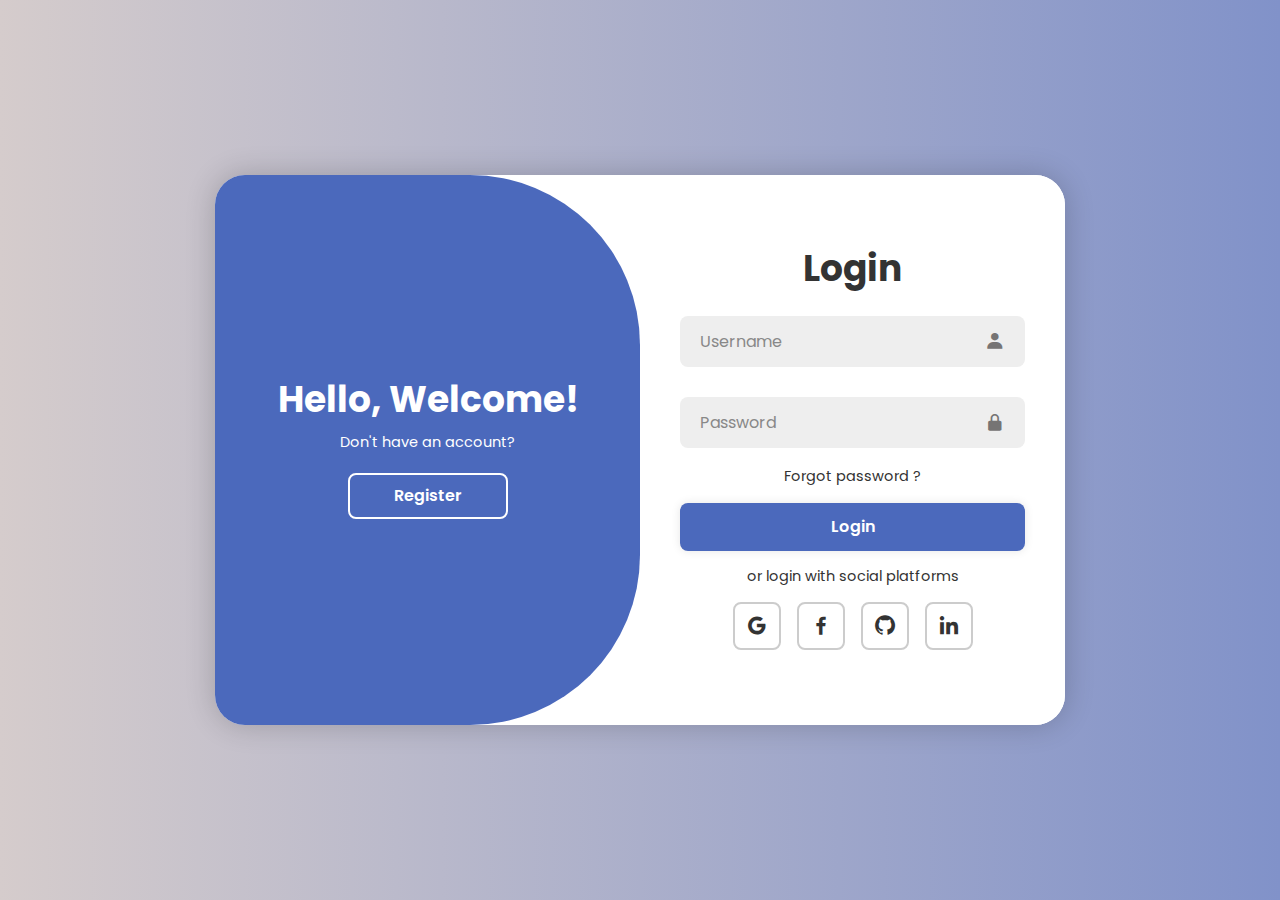
<file: Modern-Login/reg_login.html>
<!DOCTYPE html>
<html lang="en">
<head>
    <meta charset="UTF-8">
    <meta name="viewport" content="width=device-width, initial-scale=1.0">
    <link rel="stylesheet" href="reg_login.css">
    <title>Login registration form</title>
    <link href='https://unpkg.com/boxicons@2.1.4/css/boxicons.min.css' rel='stylesheet'>
</head>
<body>
    <div class="container">
        <div class="form-box login">
            <form action="">
                <h1>Login</h1>
                <div class="input-box">
                    <input type="text" placeholder="Username" required>
                    <i class='bx bxs-user'></i>
                </div>
                <div class="input-box">
                    <input type="password" placeholder="Password" required>
                    <i class='bx bxs-lock-alt' ></i>
                </div>
                <div class="forget-link">
                    <a href="#">Forgot password ?</a>
                </div>
                <button type="submit" class="btn">Login</button>
                <p>or login with social platforms</p>
                <div class="social-icons">
                    <a href="#"><i class='bx bxl-google' ></i></a>
                    <a href="#"><i class='bx bxl-facebook' ></i></a>
                    <a href="#"><i class='bx bxl-github' ></i></a>
                    <a href="#"><i class='bx bxl-linkedin' ></i></a>
                </div>
            </form>
        </div>


        <div class="form-box register">
            <form action="">
                <h1>Registration</h1>
                <div class="input-box">
                    <input type="text" placeholder="Username" required>
                    <i class='bx bxs-user'></i>
                </div>
                <div class="input-box">
                    <input type="email" placeholder="Email" required>
                    <i class='bx bxs-envelope'></i>
                </div>
                <div class="input-box">
                    <input type="password" placeholder="Password" required>
                    <i class='bx bxs-lock-alt' ></i>
                </div>
                <button type="submit" class="btn">Register</button>
                <p>or register with social platforms</p>
                <div class="social-icons">
                    <a href="#"><i class='bx bxl-google' ></i></a>
                    <a href="#"><i class='bx bxl-facebook' ></i></a>
                    <a href="#"><i class='bx bxl-github' ></i></a>
                    <a href="#"><i class='bx bxl-linkedin' ></i></a>
                </div>
            </form>
        </div>


        <div class="toggle-box">
            <div class="toggle-panel toggle-left">
                <h1>Hello, Welcome!</h1>
                <p>Don't have an account?</p>
                <button class="btn register-btn">Register</button>
            </div>
            <div class="toggle-panel toggle-right">
                <h1>Welcome Back!</h1>
                <p>Already have an account?</p>
                <button class="btn login-btn">Login</button>
            </div>
        </div>
    </div>


    <script src="reg_login.js"></script>






    <!-- <script>
        const container = document.querySelector('.container');
        const registerBtn = document.querySelector('.register-Btn');
        const loginBtn = document.querySelector('.login-Btn');

        registerBtn.addEventListener('click', () => {
        container.classList.add('active');
        });

        loginBtn.addEventListener('click', () => {
        container.classList.remove('active');
        });
    </script> -->
</body>
</html>
</file>
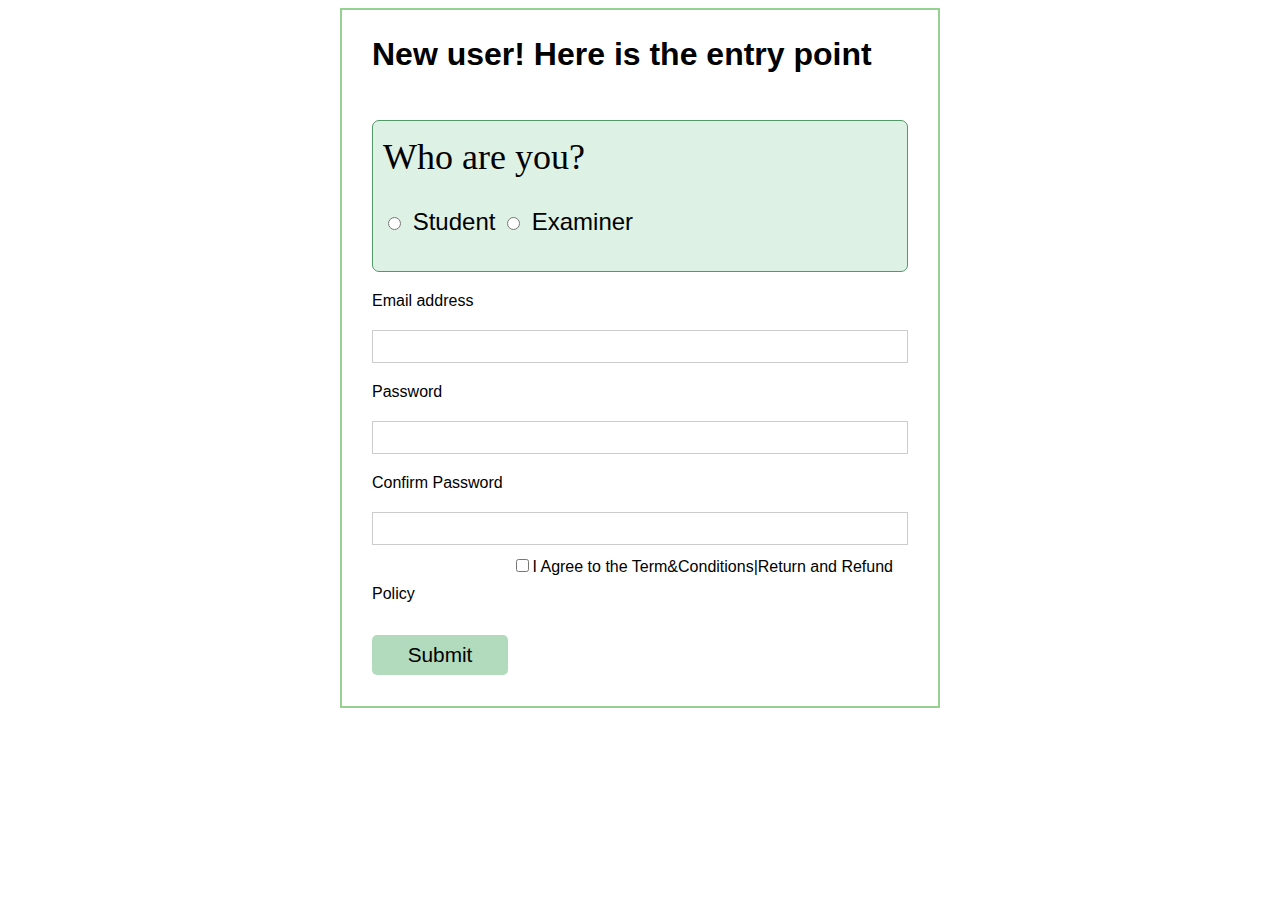
<file: Modern-Login/signup.html>
<!DOCTYPE html>
<html lang="en">
<head>
    <meta charset="UTF-8">
    <meta name="viewport" content="width=device-width, initial-scale=1.0">
    <title>Exam app | Signup for Registration</title>
    <link rel="icon" href="logo-removebg-preview1.png" type="image/x-icon">
    <link rel="stylesheet" href="signup.css">
</head>
    <body>
        <div class="registration-form">
            <h1>New user! Here is the entry point</h1>
            <div class="qs">
            <h2 >Who are you?</h2>
            <div class="box">
        <input type="radio" name="userType" value="Student"> Student
        <input type="radio" name="userType" value="Examiner"> Examiner
    </div>
    </div>
        <label for="email">Email address </label>
        <input type="email" id="email" name="email" required>
        <label for="password">Password</label>
        <input type="password" id="password" name="password" required>
        <label for="confirmPassword">Confirm Password</label>
        <input type="password" id="confirmPassword" name="confirmPassword" required>
        <button type="submit" class="btn">Submit</button>
        <input type="checkbox" class="check" value="check">I Agree to the <span>Term&Conditions|Return and Refund Policy</span>

        </div>
    </body>
</html>
</file>
<file: Modern-Login/style.css>
@import url('https://fonts.googleapis.com/css2?family=Montserrat:wght@300;400;500;600;700&display=swap');

*{
    margin: 0;
    padding: 0;
    box-sizing: border-box;
    font-family: 'Montserrat', sans-serif;
}

body{
    background-color: #c9d6ff;
    background: linear-gradient(to right, #e2e2e2, #c9d6ff);
    display: flex;
    align-items: center;
    justify-content: center;
    flex-direction: column;
    height: 100vh;
}

.container{
    background-color: #fff;
    border-radius: 30px;
    box-shadow: 0 5px 15px rgba(0, 0, 0, 0.35);
    position: relative;
    overflow: hidden;
    width: 768px;
    max-width: 100%;
    height: 480px;
}

.container p{
    font-size: 14px;
    line-height: 20px;
    letter-spacing: 0.3px;
    margin: 20px 0;
}

.container span{
    font-size: 12px;
}

.container a{
    color: #333;
    font-size: 13px;
    text-decoration: none;
    margin: 15px 0 10px;
}

.container button{
    background-color: #512da8;
    color: #fff;
    font-size: 12px;
    padding: 10px 45px;
    border: 1px solid transparent;
    border-radius: 8px;
    font-weight: 600;
    letter-spacing: 0.5px;
    text-transform: uppercase;
    margin-top: 10px;
    cursor: pointer;
}

.container button.hidden{
    background-color: transparent;
    border-color: #fff;
}

.container form{
    background-color: #fff;
    display: flex;
    align-items: center;
    justify-content: center;
    flex-direction: column;
    padding: 0 40px;
    height: 100%;
    
}

.container input{
    background-color: #eee;
    border: none;
    margin: 8px 0;
    padding: 10px 15px;
    font-size: 13px;
    border-radius: 8px;
    width: 100%;
    outline: none;
}

.form-container{
    position: absolute;
    top: 0;
    height: 100%;
    transition: all 0.6s ease-in-out;
}

.sign-in{
    left: 0;
    width: 50%;
    z-index: 2;
}

.container.active .sign-in{
    transform: translateX(100%);
}

.sign-up{
    left: 0;
    width: 50%;
    opacity: 0;
    z-index: 1;
}

.container.active .sign-up{
    transform: translateX(100%);
    opacity: 1;
    z-index: 5;
    animation: move 0.6s;
}

@keyframes move{
    0%, 49.99%{
        opacity: 0;
        z-index: 1;
    }
    50%, 100%{
        opacity: 1;
        z-index: 5;
    }
}

.social-icons{
    margin: 20px 0;
}

.social-icons a{
    border: 1px solid #ccc;
    border-radius: 20%;
    display: inline-flex;
    justify-content: center;
    align-items: center;
    margin: 0 3px;
    width: 40px;
    height: 40px;
}

.toggle-container{
    position: absolute;
    top: 0;
    left: 50%;
    width: 50%;
    height: 100%;
    overflow: hidden;
    transition: all 0.6s ease-in-out;
    border-radius: 150px 0 0 100px;
    z-index: 1000;
}

.container.active .toggle-container{
    transform: translateX(-100%);
    border-radius: 0 150px 100px 0;
}

.toggle{
    background-color: #512da8;
    height: 100%;
    background: linear-gradient(to right, #5c6bc0, #512da8);
    color: #fff;
    position: relative;
    left: -100%;
    height: 100%;
    width: 200%;
    transform: translateX(0);
    transition: all 0.6s ease-in-out;
}

.container.active .toggle{
    transform: translateX(50%);
}

.toggle-panel{
    position: absolute;
    width: 50%;
    height: 100%;
    display: flex;
    align-items: center;
    justify-content: center;
    flex-direction: column;
    padding: 0 30px;
    text-align: center;
    top: 0;
    transform: translateX(0);
    transition: all 0.6s ease-in-out;
}

.toggle-left{
    transform: translateX(-200%);
}

.container.active .toggle-left{
    transform: translateX(0);
}

.toggle-right{
    right: 0;
    transform: translateX(0);
}

.container.active .toggle-right{
    transform: translateX(200%);
}
@media(max-width:560px){
    .container{
        width: 500px;
        height: 280px;
    }
    .container p{
        font-size: 7px;
        margin: 10px 0;
    }
    .container span{
        font-size: 10px;
    }
    .container button{
        padding: 5px 22.5px;
    }
    .container input{
        margin: 4px 0;
        padding: 7px 7px;
        font-size: 13px;
    }
    .container form{
        width: 100%;
    }
    .container p{
    font-size: 10px;
    line-height: 10px;
    margin: 10px 0;
}
.container a{
    font-size: 10px;
    text-decoration: none;
    margin: 10px 0 5px;
}
.social-icons{
    margin: 10px 0;
}
.social-icons a{
    margin: 0 3px;
    width: 20px;
    height: 20px;
}
h1{
    font-size: 20px;
    text-align: center;
}
.toggle-container{
    border-radius: 100px 0 0 80px;
}
.container.active .toggle-container{
    border-radius: 0 100px 80px 0;
}
}
@media(max-width:426px){
    .container{
        width: 400px;
        height: 260px;
    }
    .container p{
        font-size: 7px;
        margin: 7px 0;
    }
    .container span{
        font-size: 8px;
        padding-bottom: 2px;
    }
    .container button{
        padding: 5px 17px;
    }
    .container input{
        margin: 4px 0;
        padding: 7px 7px;
        font-size: 10px;
    }
    .container form{
        width: 100%;
    }
    .container p{
    font-size: 10px;
    line-height: 10px;
    margin: 10px 0;
}
.container a{
    font-size: 7px;
    margin: 10px 0 5px;
}
.social-icons{
    margin: 10px 0;
}
.social-icons a{
    margin: 0 3px;
    width: 17px;
    height: 17px;
}
h1{
    font-size: 15px;
}
}
</file>
<file: Admin Dashboard/style.css>
@import url('https://fonts.googleapis.com/css2?family=Roboto:ital,wght@0,100;0,300;0,400;0,500;0,700;0,900;1,100;1,300;1,400;1,500;1,700;1,900&display=swap');
* {
    margin: 0;
    padding: 0;
    box-sizing:border-box;
    text-decoration: none;
    border:none;
    outline:none;
    scroll-behavior:smooth;
    font-family: 'roboto', sans-serif;
  }
  input{
    border: 1.5px solid #ddd;
  }
  :root{
    --item-color:#3498db;
    --hover-item-color:#297eb6;
    --sidebar-color:#2c3e50;    
  }
  body {
    display: flex;
    flex-direction: column;
    min-height: 100vh;
  }
  
  .top-navbar {
    display: flex;
    justify-content: space-between;
    align-items: center;
    background-color: var(--sidebar-color);
    padding: 1rem;
    color: white;
    position: fixed;
    width: 100%;
  }
  .top-navbar .logo a {
    color: white;
    text-decoration: none;
    font-size: 1.5rem;
    font-weight: bold;
  }
  
  .top-navbar .nav-links {
    list-style: none;
    display: flex;
  }
  
  .top-navbar .nav-links li {
    margin-left: 1.5rem;
  }
  
  .top-navbar .nav-links a {
    color: white;
    text-decoration: none;
  }
  
  .top-navbar .nav-links a:hover {
    color: #f39c12;
  }
  
  
  .sidebar {
    background-color: var(--sidebar-color);
    color: white;
    width: 250px;
    padding: 1rem;
    height: calc(100vh - 60px); 
    position: fixed;
    top: 60px;
  }
  
  .sidebar h2 {
    text-align: center;
    margin-bottom: 2rem;
  }
  
  .sidebar ul {
    list-style: none;
  }
  
  .sidebar ul li {
    margin: 1rem 0;
  }
  
  .sidebar ul li a {
    color: white;
    text-decoration: none;
    padding: 0.5rem;
    display: block;
    border-radius: 4px;
  }
  
  .sidebar ul li a:hover {
    background-color: #34495e;
  }
  
  
  .main-content {
    flex: 1;
    padding: 2rem;
    margin-left: 250px;  
    margin-top: 60px;
  }
  
  header h1 {
    margin-bottom: 2rem;
  }
  section{
    height: 100vh;
  }
  .activity{
  width: 100%;
  height: 20rem;
  position: relative;
  top: 8rem;
  z-index: -1;
  }
  .dashboard {
    margin-bottom: 3rem;
  }
  
  h2 {
    margin-bottom: 1.5rem;
  }
  
  .cards {
    display: flex;
    gap: 1.5rem;
  }
  
  .card {
    background-color: var(--item-color);
    color: white;
    padding: 1rem;
    border-radius: 8px;
    text-align: center;
    flex: 1;
    height: 8rem;
    display: flex;
    align-items: center;
    justify-content: center;
    flex-direction: column;
    font-size: 1.7rem;
    font-weight: 500;
    gap: 0.5rem;
  }
  
  .card p {
    font-size: 1.7rem;
    font-weight: 600;
  }
  table {
    width: 100%;
    border-collapse: collapse;
}
th, td {
    border: 1px solid #ddd;
    padding: 8px;
    text-align: left;
}
th {
    background-color:#3e9ede;
    color: white;
}
tr:hover {
    background-color: #f1f1f1;
}
.btn{
    background-color: var(--item-color);
    color:white;
    border: none;            
    padding: 10px 20px; 
    cursor:pointer;  
    border-radius: 5px;
    transition: 0.3s;
}  
.btn:hover{
  background-color: var(--hover-item-color);
  transition: 0.3s;
}

      
         
#manage-exam .form-group {
   margin-bottom: 10px; 
   

  }
#manage-exam label { 
  font-weight: bold;
 }
#manage-exam input, select, textarea {
  width: 100%;
  padding: 8px;
  margin-top: 5px; 
  border-radius: 4px;
  }
#manage-exam .question-container {
  border: 1px solid #3e9ede;
  padding: 15px;
  margin-top: 10px;
   }
.add-question-btn, .save-exam-btn, .add-examiner-btn{
    padding: 10px 20px;
    background-color: #4CAF50; 
    color: white;
    border: none;
    cursor: pointer; 
    border-radius: 6px;
    margin-top: 0.5rem;
  }
  .add-teacher input{
    width: 40%;
    padding: 8px;
    margin-top: 5px; 
    border-radius: 4px;
    
  }
  .add-teacher{
    display: flex;
    flex-direction: column;
    /* text-align: left; */
    margin-top: 8rem;
  }
  .add-teacher label{
    padding: 5px 0;
    font-weight: 700;
  }
  .add-examiner-btn{
    width: 8rem;
  }
</file>
<file: Exam-session/login.css>
@import url('https://fonts.googleapis.com/css2?family=Poppins:ital,wght@0,100;0,200;0,300;0,400;0,500;0,600;0,700;0,800;0,900;1,100;1,200;1,300;1,400;1,500;1,600;1,700;1,800;1,900&display=swap');
*{
    padding: 0;
    margin: 0;
    font-family: "Poppins", serif;
    box-sizing: border-box;
    text-decoration: none;
    border:none;
    outline:none;
    scroll-behavior:smooth;
}
:root{
    --primary-color: #fff;
    --body-color: #e4e9f7;
    --text-color: #333;
    --text-color2: #707070;
    --shadow-color: rgba(0, 0, 0, .2);
    --main-color: #754ef9;
    --white-color: #fdfdfd;
}
:root.dark{
    --primary-color: #242526;
    --body-color: #18131a;
    --text-color: #fdfdfd;
    --text-color2: #ccc;
    --shadow-color: rgba(0, 0, 0, .7);
}
body{
    height: 100vh;
    background-color: var(--body-color);
}
#theme-toggle {
    background: transparent;
    border: none;
    cursor: pointer;
    border-radius: 8px;
    width: 4rem;
    height: 4rem;
    padding-right: 4rem;
    color: var(--text-color);
    align-self: center;
    margin-top: -0.75rem;
}
/* Icon base styles */
#theme-toggle i {
    font-size: 2rem;
    position: absolute;
    transition: opacity 0.3s ease;
    transition: 0.3s ease;
}
#theme-toggle i:hover{
    color: var(--text-color2);
    transform: rotate(15deg);
    transition: 0.3s ease;
}
/* Light mode (default) */
#theme-toggle .bi-moon {
    opacity: 1;
}
#theme-toggle .bi-brightness-high {
    opacity: 0;
}

/* Dark mode */
.dark #theme-toggle .bi-moon {
    opacity: 0;
    pointer-events: none;
}
.dark #theme-toggle .bi-brightness-high {
    opacity: 1;
}
section{
    display: flex;
    justify-content: center;
    align-items: center;
    width: 100%;
    height: 100vh;
}
.container{
    display: flex;
    width: 50rem;
    height: 27rem;
    background-color: var(--primary-color);
    border-radius: 10px;
    transition: 0.4s;
    box-shadow: 0 .2rem .5rem var(--shadow-color);
    align-items: center;
    justify-content: center;
    gap: 2rem;
}
.form-container{
    width: 22rem;
    height: 23rem;
    background-color: var(--body-color);
    border-radius: 10px;
}
.form-container h4{
    text-align: center;
    font-size: 1.6rem;
    color: var(--text-color);
    margin-top: 2rem;
    margin-bottom: 2rem;
}
.form-container input{
    width: 20rem;
    padding-left: 1rem;
    height: 3rem;
    background-color: transparent;
    border-bottom: 2px solid var(--text-color);
    margin-left: 1rem;
    margin-bottom: 2.5rem;
    color: var(--text-color);
    font-size: 1rem;
}
::placeholder{
    color: var(--text-color);
    font-size: 1rem;
}
#login-btn{
    width: 20rem;
    height: 3rem;
    border-radius: 6px;
    margin-left: 1rem;
    color: white;
    font-size: 1.2rem;
    font-weight: 600;
    letter-spacing: 0.1rem;
    background-color: var(--main-color);
    transition: 0.4s ease;
}
.img-container{
    width: 22rem;
    height: 23rem;
    background-color: var(--body-color);
    border-radius: 10px;
    display: flex;
    flex-direction: column;
    justify-content: center;
}
.img-container img{
    width: 10rem;
    display: inline;
    align-self: center;
    margin-bottom: 1rem;
}
.img-container h2{
    color: var(--text-color);
    font-size: 2rem;
    text-align: center;
}
.options{
    display: flex;
    justify-content: center;
    align-items: center;
}
.info-button {
    position: relative;
    display: inline-block;
    width: 2rem;
    height: 2rem;
    background: #007bff;
    color: white;
    border-radius: 50%;
    text-align: center;
    line-height: 2rem;
    cursor: pointer;
    margin-top: 2rem;
    transition: 0.4s;
}
.info-button:hover{
    transform: scale(1.04);
    transition: 0.4s;
}
.info-button span{
    font-size: 1.1rem;
}
.info-tooltip {
    display: none;
    position: absolute;
    background: var(--primary-color);
    padding: 10px;
    border-radius: 4px;
    box-shadow: 0 2px 4px rgba(0,0,0,0.2);
    width: 200px;
    z-index: 1000;
    color: var(--text-color2);
}
</file>
<file: Modern-Login/reg_login.css>
@import url('https://fonts.googleapis.com/css2?family=Poppins:ital,wght@0,100;0,200;0,300;0,400;0,500;0,600;0,700;0,800;0,900;1,100;1,200;1,300;1,400;1,500;1,600;1,700;1,800;1,900&display=swap%27');

*{
    margin: 0;
    padding: 0;
    box-sizing: border-box;
    font-family: 'poppins', sans-serif;
}

body{
    display: flex;
    justify-content: center;
    align-items: center;
    min-height: 100vh;
    background: linear-gradient(90deg, #d5cccc, #8192c9);
}

.container {
    position: relative;
    width: 850px;
    height: 550px;
    background: #fff;
    border-radius: 30px;
    box-shadow: 0 0 30px rgba(0, 0, 0, .2);
    margin: 20px;
    overflow: hidden;
}

.form-box {
    position: absolute;
    right: 0;
    width: 50%;
    height: 100%;
    background:#fff;
    display: flex;
    align-items: center;
    color: #333;
    text-align: center;
    padding: 40px;
    z-index: 1;
    transition: .6s ease-in-out 1.2s, visibility 0s 1s;
}

.container.active .form-box {
    right: 50%;
}

.form-box.register{
    visibility: hidden;
}

.container.active .form-box.register {
    visibility: visible;
}


form{
    width: 100%;
}

.container h1{
    font-size: 36px;
    margin: -10px 0;
}

.input-box {
    position: relative;
    margin: 30px 0;
}

.input-box input{
    width: 100%;
    padding: 13px 50px 13px 20px;
    background: #eee;
    border-radius: 8px;
    border: none;
    outline: none;
    font-size: 16px;
    color: #333;
    font-weight: 500;
}

.input-box input::placeholder {
    color: #888;
    font-weight: 400;
}

.input-box i {
    position: absolute;
    right: 20px;
    top: 50%;
    transform: translateY(-50%);
    font-size: 20px;
    color: #767474;
}

.forget-link{
    margin: -15px 0 15px;
}

.forget-link a{
    font-size: 14.5px;
    color: #333;
    text-decoration: none;
}

.btn{
    width: 100%;
    height: 48px;
    background: #4b69bc;
    border-radius: 8px;
    box-shadow: 0 0 10px rgba(0, 0, 0, .1);
    border: none;
    cursor: pointer;
    font-size: 16px;
    color: #fff;
    font-weight: 600;
}

.container p{
    font-size: 14.5px;
    margin: 15px 0;
}

.social-icons {
    display: flex;
    justify-content: center;
}

.social-icons a{
    display: inline-flex;
    padding: 10px;
    border: 2px solid #ccc;
    border-radius: 8px;
    font-size: 24px;
    color: #333;
    text-decoration: none;
    margin: 0 8px;
}

.toggle-box{
    height: 100%;
    width: 100%;
    position: absolute;
}

.toggle-box::before {
    content: '';
    position: absolute;
    left: -250%;
    width: 300%;
    height: 100%;
    background: #4b69bc;
    border-radius: 170px;
    z-index: 2;
    transition: 1.8s ease-in-out;
}

.container.active .toggle-box::before {
    left: 50%;
}


.toggle-panel {
    position: absolute;
    width: 50%;
    height: 100%;
    color: #fff;
    display: flex;
    flex-direction: column;
    justify-content: center;
    align-items: center;
    z-index: 2;
    transition: .6s ease-in-out;
}

.toggle-panel.toggle-left {
    left: 0;
    transition-delay: 1.2s;
}

.container.active .toggle-panel.toggle-left {
    left: -50%;
    transition-delay: .6s;

}

.toggle-panel.toggle-right {
    right: -50%;
    transition-delay: .6s;
}

.container.active .toggle-panel.toggle-right {
    right: 0;
    transition-delay: 1.2s;
}

.toggle-panel p {
    margin-bottom: 20px;
}

.toggle-panel .btn{
    width: 160px;
    height: 46px;
    background: transparent;
    border: 2px solid #fff;
    box-shadow: none;
}

@media screen and (max-width: 650px) {
    .container {
        height: calc(100vh - 40px);
    }

    .form-box {
        bottom: 0;
        width: 100%;
        height: 70%;
    }

    .container.active .form-box{
        right: 0;
        bottom: 30%;
    }
    
    .toggle-box::before{
        left: 0;
        top: -270%;
        width: 100%;
        height: 300%;
        border-radius: 20vw;
    }

    .container.active .toggle-box::before {
        left: 0;
        top: 70%;
    }

    .toggle-panel{
        width: 100%;
        height: 30%;
    }

    .toggle-panel.toggle-left{
        top: 0;
    }

    .container.active .toggle-panel.toggle-left {
        left: 0;
        top: -30%;
    }

    .toggle-panel.toggle-right{
        right: 0;
        bottom: -30px;
    }

    .container.active .toggle-panel.toggle-right{
        bottom: 0;
    }
}

@media screen and (max-width: 400px) {
    .form-box{
        padding: 20px;
    }

    .toggle-panel h1{
        font-size: 30px;
    }
}
</file>
<file: Modern-Login/signup.css>
@import url('https://fonts.googleapis.com/css2?family=Roboto+Condensed:ital,wght@0,100..900;1,100..900&display=swap');
@import url('https://fonts.googleapis.com/css2?family=Roboto+Condensed:ital,wght@0,100..900;1,100..900&family=Roboto+Serif:ital,opsz,wght@0,8..144,100..900;1,8..144,100..900&display=swap');
*{
    box-sizing:border-box;
    text-decoration: none;
    border:none;
    outline:none;
    scroll-behavior:smooth;
    font-family: 'roboto', sans-serif;
}
.registration-form {
    max-width: 600px;
    height: 700px;
    margin: 0 auto;
    padding: 30px 30px 30px;
    border: 2px solid #95d191;
}
h1{
    position: relative;
    top: -25px;
}
h2 {
    position: relative;
    top: -25px;
    font-family:"Roboto",Serif;
    font-weight: 500;
}
.box{
    position: relative;
    top: -25px;
    font-family: sans-serif;
}
label {
    padding-top: 20px;
    display: block;
    margin-bottom: 20px;
}
.qs{
    border: 1px solid #519a65;
    border-radius: 7px;
    padding: 10px;
    background: #def1e5;
    font-size: 1.5rem;
}

input[type="text"],
input[type="email"], 

input[type="password"] {
    width: 100%;
    padding: 8px;
    border: 1px solid #ccc;

}

input[type="radio"] {
    margin-right: 5px;
}
.btn{
    height: 2.5rem;
    width: 8.5rem;
    position: relative;
    bottom: -90px;
    font: 1.3em sans-serif;
    background-color: #b2dbbd;
    border-radius: 5px;

}
.btn:hover {
    background-color: #75c48b;
}
.check{
    position: relative;
    padding-left: 50px;
}
</file>
